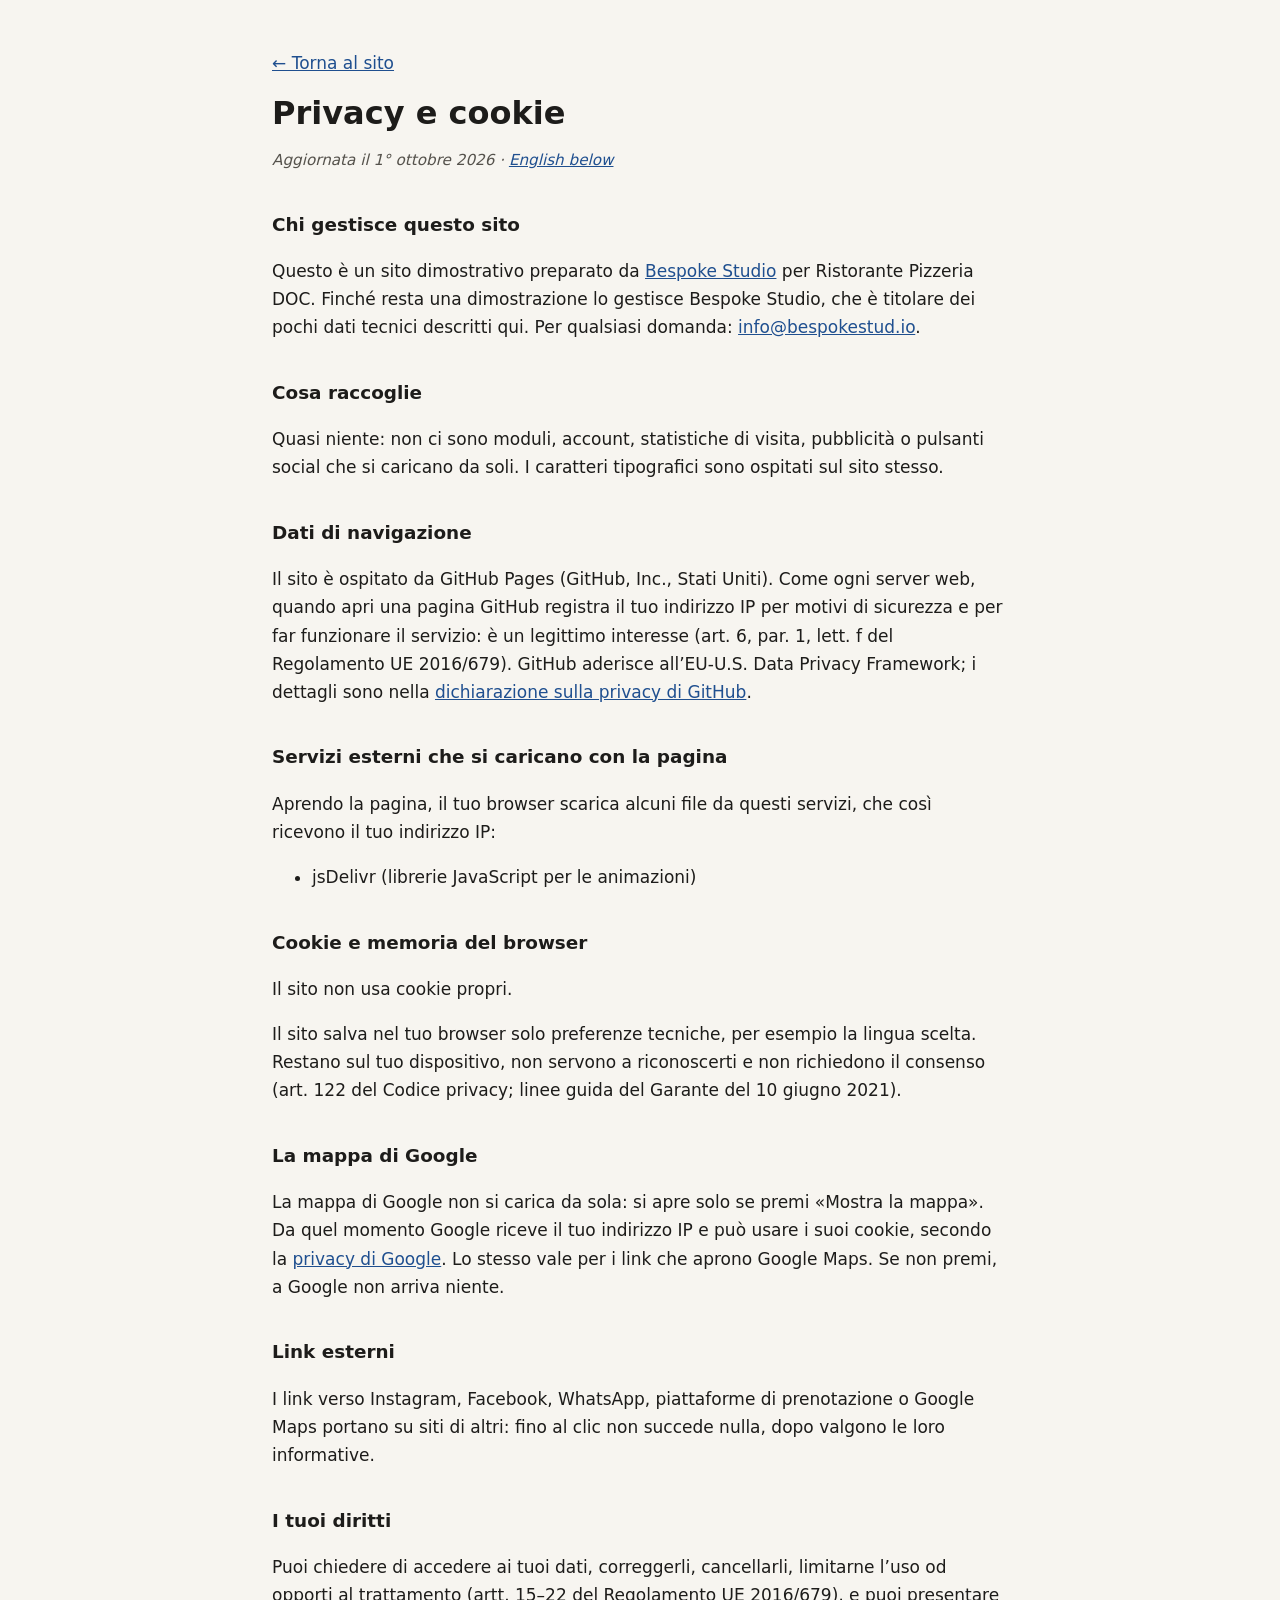
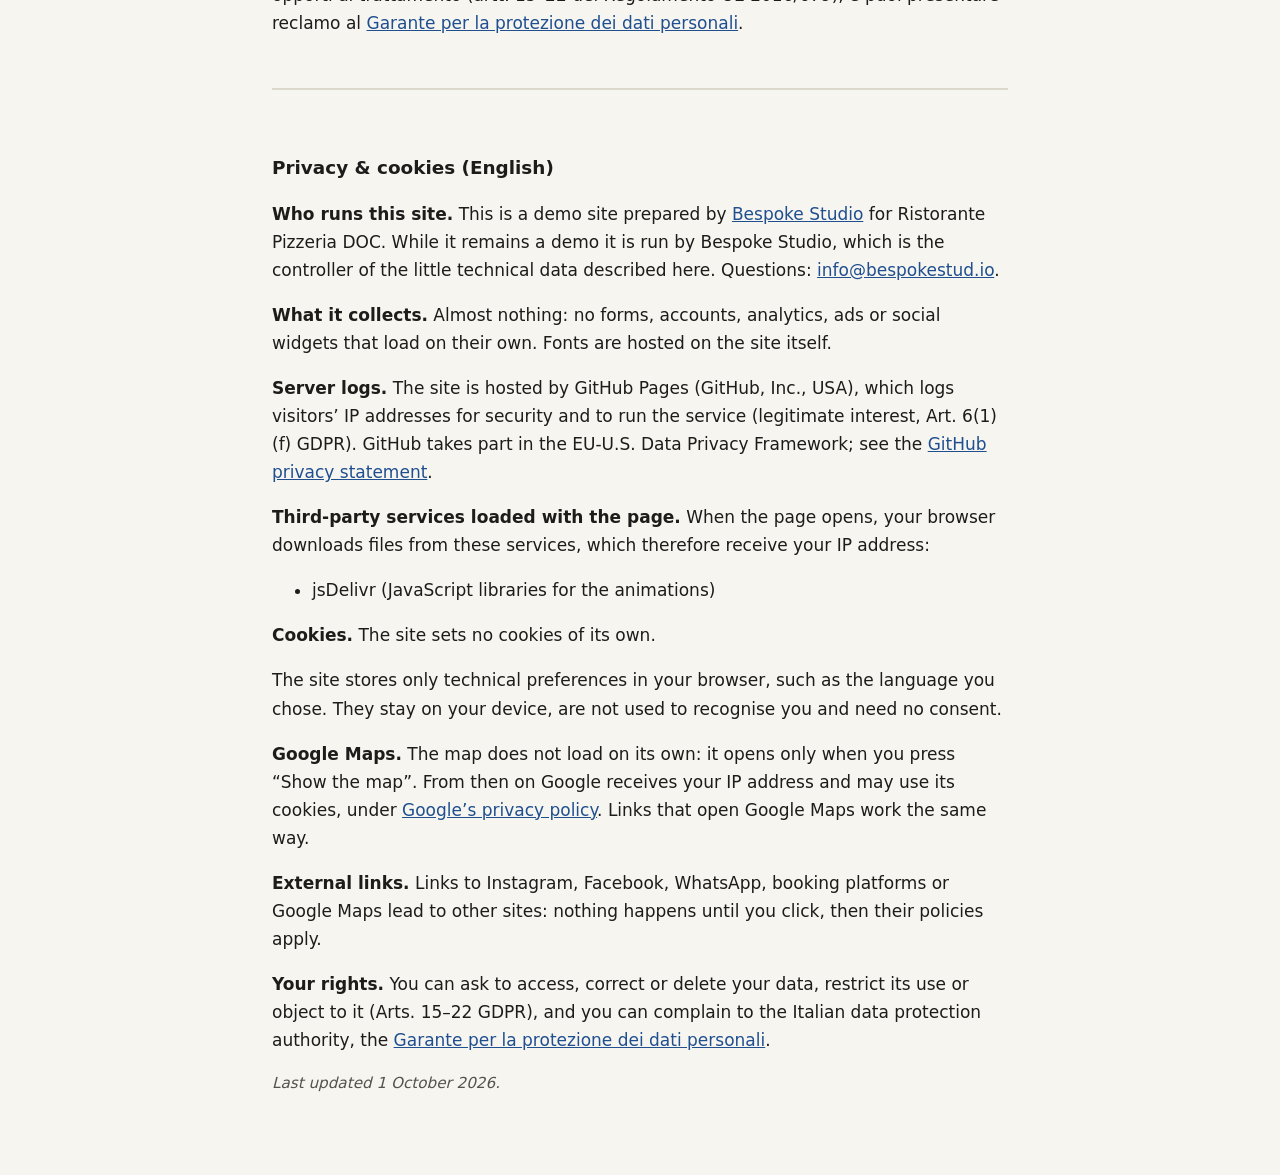
<file: privacy.html>
<!DOCTYPE html>
<html lang="it">
<head>
  <meta charset="UTF-8">
  <meta name="viewport" content="width=device-width, initial-scale=1.0">
  <meta name="robots" content="noindex">
  <title>Privacy e cookie · Ristorante Pizzeria DOC</title>
  <meta name="description" content="Informativa privacy e cookie del sito Ristorante Pizzeria DOC.">
  <style>
    body { margin: 0; background: #f7f5f0; color: #1d1c1a; font: 17px/1.65 system-ui, -apple-system, "Segoe UI", Roboto, sans-serif; }
    main { max-width: 46rem; margin: 0 auto; padding: 32px 20px 64px; }
    h1 { font-size: 2rem; line-height: 1.2; margin: 0.4em 0 0.2em; }
    h2 { font-size: 1.15rem; margin: 2em 0 0.4em; }
    a { color: #1f4f8f; }
    .data { color: #55524c; font-style: italic; font-size: 0.95rem; }
    .en { margin-top: 3em; padding-top: 1.5em; border-top: 2px solid #ddd8cc; }
    code { font-size: 0.9em; background: #ebe7dc; padding: 0 4px; border-radius: 3px; }
  </style>
</head>
<body>
<main>
  <p><a href="index.html">← Torna al sito</a></p>
  <h1>Privacy e cookie</h1>
  <p class="data">Aggiornata il 1° ottobre 2026 · <a href="#english" lang="en">English below</a></p>
  <h2>Chi gestisce questo sito</h2>
  <p>Questo è un sito dimostrativo preparato da <a href="https://bespokestud.io" rel="noopener">Bespoke Studio</a> per Ristorante Pizzeria DOC. Finché resta una dimostrazione lo gestisce Bespoke Studio, che è titolare dei pochi dati tecnici descritti qui. Per qualsiasi domanda: <a href="mailto:info@bespokestud.io">info@bespokestud.io</a>.</p>
  <h2>Cosa raccoglie</h2>
  <p>Quasi niente: non ci sono moduli, account, statistiche di visita, pubblicità o pulsanti social che si caricano da soli. I caratteri tipografici sono ospitati sul sito stesso.</p>
  <h2>Dati di navigazione</h2>
  <p>Il sito è ospitato da GitHub Pages (GitHub, Inc., Stati Uniti). Come ogni server web, quando apri una pagina GitHub registra il tuo indirizzo IP per motivi di sicurezza e per far funzionare il servizio: è un legittimo interesse (art. 6, par. 1, lett. f del Regolamento UE 2016/679). GitHub aderisce all’EU-U.S. Data Privacy Framework; i dettagli sono nella <a href="https://docs.github.com/site-policy/privacy-policies/github-general-privacy-statement" rel="noopener">dichiarazione sulla privacy di GitHub</a>.</p>
  <h2>Servizi esterni che si caricano con la pagina</h2>
  <p>Aprendo la pagina, il tuo browser scarica alcuni file da questi servizi, che così ricevono il tuo indirizzo IP:</p>
  <ul><li>jsDelivr (librerie JavaScript per le animazioni)</li></ul>
  <h2>Cookie e memoria del browser</h2>
  <p>Il sito non usa cookie propri.</p>
  <p>Il sito salva nel tuo browser solo preferenze tecniche, per esempio la lingua scelta. Restano sul tuo dispositivo, non servono a riconoscerti e non richiedono il consenso (art. 122 del Codice privacy; linee guida del Garante del 10 giugno 2021).</p>
  <h2>La mappa di Google</h2>
  <p>La mappa di Google non si carica da sola: si apre solo se premi «Mostra la mappa». Da quel momento Google riceve il tuo indirizzo IP e può usare i suoi cookie, secondo la <a href="https://policies.google.com/privacy?hl=it" rel="noopener">privacy di Google</a>. Lo stesso vale per i link che aprono Google Maps. Se non premi, a Google non arriva niente.</p>
  <h2>Link esterni</h2>
  <p>I link verso Instagram, Facebook, WhatsApp, piattaforme di prenotazione o Google Maps portano su siti di altri: fino al clic non succede nulla, dopo valgono le loro informative.</p>
  
  <h2>I tuoi diritti</h2>
  <p>Puoi chiedere di accedere ai tuoi dati, correggerli, cancellarli, limitarne l’uso od opporti al trattamento (artt. 15–22 del Regolamento UE 2016/679), e puoi presentare reclamo al <a href="https://www.garanteprivacy.it" rel="noopener">Garante per la protezione dei dati personali</a>.</p>
  <div class="en" id="english" lang="en">
    <h2>Privacy &amp; cookies (English)</h2>
    <p><strong>Who runs this site.</strong> This is a demo site prepared by <a href="https://bespokestud.io" rel="noopener">Bespoke Studio</a> for Ristorante Pizzeria DOC. While it remains a demo it is run by Bespoke Studio, which is the controller of the little technical data described here. Questions: <a href="mailto:info@bespokestud.io">info@bespokestud.io</a>.</p>
    <p><strong>What it collects.</strong> Almost nothing: no forms, accounts, analytics, ads or social widgets that load on their own. Fonts are hosted on the site itself.</p>
    <p><strong>Server logs.</strong> The site is hosted by GitHub Pages (GitHub, Inc., USA), which logs visitors’ IP addresses for security and to run the service (legitimate interest, Art. 6(1)(f) GDPR). GitHub takes part in the EU-U.S. Data Privacy Framework; see the <a href="https://docs.github.com/site-policy/privacy-policies/github-general-privacy-statement" rel="noopener">GitHub privacy statement</a>.</p>
    <p><strong>Third-party services loaded with the page.</strong> When the page opens, your browser downloads files from these services, which therefore receive your IP address:</p><ul><li>jsDelivr (JavaScript libraries for the animations)</li></ul>
    <p><strong>Cookies.</strong> The site sets no cookies of its own.</p>
    <p>The site stores only technical preferences in your browser, such as the language you chose. They stay on your device, are not used to recognise you and need no consent.</p>
    <p><strong>Google Maps.</strong> The map does not load on its own: it opens only when you press “Show the map”. From then on Google receives your IP address and may use its cookies, under <a href="https://policies.google.com/privacy?hl=en" rel="noopener">Google’s privacy policy</a>. Links that open Google Maps work the same way.</p>
    <p><strong>External links.</strong> Links to Instagram, Facebook, WhatsApp, booking platforms or Google Maps lead to other sites: nothing happens until you click, then their policies apply.</p>
    
    <p><strong>Your rights.</strong> You can ask to access, correct or delete your data, restrict its use or object to it (Arts. 15–22 GDPR), and you can complain to the Italian data protection authority, the <a href="https://www.garanteprivacy.it" rel="noopener">Garante per la protezione dei dati personali</a>.</p>
    <p class="data">Last updated 1 October 2026.</p>
  </div>
</main>
</body>
</html>
</file>
